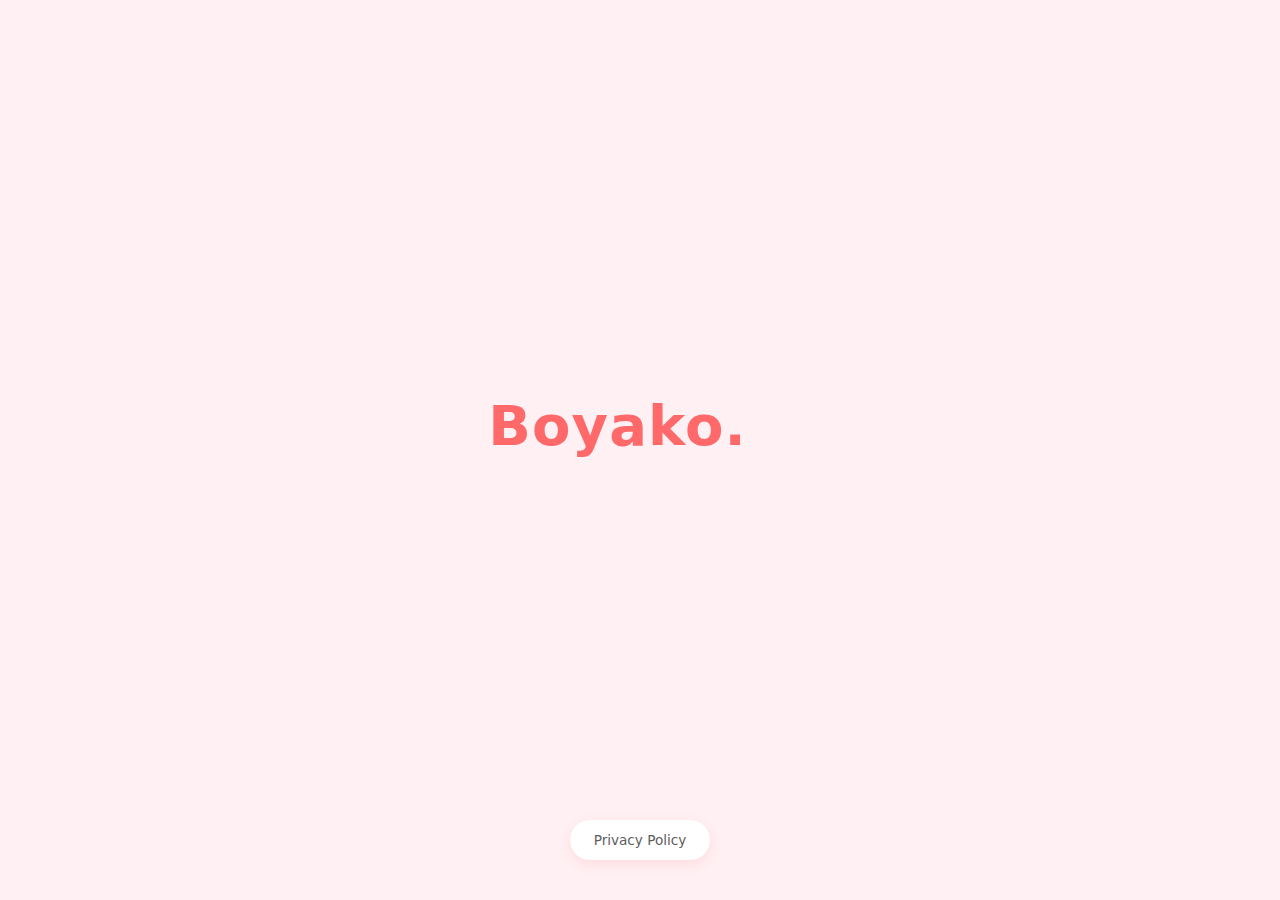
<file: index.html>
<!DOCTYPE html>
<html lang="ja">

<head>
    <meta charset="UTF-8">
    <meta name="viewport" content="width=device-width, initial-scale=1.0, maximum-scale=1.0, user-scalable=no">
    <title>Bossot - Let's Boyako.</title>
    <style>
        :root {
            --bg-color: #FFF0F3;
            --text-color: #5D5D5D;
            --logo-bg: #FFF0F3;
            --logo-shadow: rgba(255, 182, 193, 0.4);
        }

        * {
            margin: 0;
            padding: 0;
            box-sizing: border-box;
            -webkit-tap-highlight-color: transparent;
        }

        body {
            background-color: var(--bg-color);
            font-family: system-ui, -apple-system, BlinkMacSystemFont, "Segoe UI", Roboto, "Helvetica Neue", Arial, sans-serif;
            color: var(--text-color);
            height: 100vh;
            width: 100vw;
            overflow: hidden;
            display: flex;
            flex-direction: column;
            align-items: center;
            justify-content: center;
            /* Enhance text rendering */
            -webkit-font-smoothing: antialiased;
            -moz-osx-font-smoothing: grayscale;
        }

        .main-container {
            display: flex;
            flex-direction: column;
            align-items: center;
            justify-content: center;
            width: 100%;
            padding: 20px;
            /* Ensure it sits nicely in the vertical center */
            flex: 1;
        }

        .hero-text {
            /* Consistent responsive font size */
            font-size: clamp(2.3rem, 6vw, 3.5rem);
            font-weight: bold;
            letter-spacing: 0.02em;
            margin-bottom: 2.5rem;
            color: #FF6969;
            opacity: 1;
            white-space: nowrap;
        }

        .logo-placeholder {
            /* Base size */
            height: 478px;
            width: auto;
            aspect-ratio: 233 / 478;

            /* Responsive constraints */
            max-height: 55vh;
            max-width: 80vw;

            background-color: var(--logo-bg);
            /* Scalable circular corners: 35px/233px ~ 15%, 35px/478px ~ 7.3% */
            border-radius: 15% / 7.3%;
            box-shadow: 0 0 31.5px 6px #FF9494;
            display: flex;
            align-items: center;
            justify-content: center;
            margin-bottom: 2.5rem;
            transition: transform 0.3s ease;
        }

        .logo-placeholder:hover {
            transform: scale(1.02);
        }

        .logo-icon {
            width: 70%;
            height: auto;
            object-fit: contain;
            /* fill: #FFB7C5; - Removed as we are using an img tag now */
        }

        .sub-text {
            /* Consistent responsive font size */
            font-size: clamp(2.3rem, 6vw, 3.5rem);
            font-weight: bold;
            letter-spacing: 0.02em;
            color: #FF6969;
            opacity: 1;
            margin-bottom: 1rem;
            white-space: nowrap;
        }

        /* Space for future App Store button - visual spacer */
        .app-store-spacer {
            height: 50px;
            width: 100%;
            display: flex;
            justify-content: center;
            align-items: center;
            /* Temporary visual cue or just empty space */
            /* border: 1px dashed rgba(0,0,0,0.1); */
            /* border-radius: 8px; */
            /* width: 140px; */
        }

        .privacy-link {
            position: absolute;
            bottom: 40px;
            /* More space from bottom */
            font-size: 0.85rem;
            text-decoration: none;
            color: #5D5D5D;

            /* Capsule Button Style */
            background-color: #FFFFFF;
            padding: 12px 24px;
            border-radius: 50px;
            box-shadow: 0 4px 12px rgba(255, 105, 105, 0.15);
            font-weight: 500;

            transition: all 0.2s ease;
        }

        .privacy-link:active {
            transform: scale(0.96);
            box-shadow: 0 2px 6px rgba(255, 105, 105, 0.1);
        }

        @media (max-width: 380px) {
            .hero-text {
                font-size: 1.7rem;
                margin-bottom: 2rem;
            }

            .sub-text {
                font-size: 1.3rem;
            }
        }

        /* Animation Initial States */
        body.loading .hero-text {
            opacity: 0;
            transform: translateY(20px);
        }

        body.loading .sub-text {
            opacity: 0;
            transform: translateY(-20px);
        }

        body.loading .logo-placeholder {
            max-height: 0;
            margin-bottom: 0;
            opacity: 0;
            /* Ensure it collapses fully */
            overflow: hidden;
        }

        body.loading .logo-icon {
            opacity: 0;
            transform: scale(0.9);
        }

        /* Transitions */
        .hero-text,
        .sub-text {
            transition: opacity 0.8s ease, transform 0.8s ease;
        }

        .logo-placeholder {
            /* Transition for expanding space - Slowed down to 2.0s */
            transition: max-height 2.0s cubic-bezier(0.2, 0.8, 0.2, 1),
                margin-bottom 2.0s cubic-bezier(0.2, 0.8, 0.2, 1),
                opacity 0.8s ease;
        }

        .logo-icon {
            transition: opacity 0.8s ease, transform 0.8s ease;
        }

        /* Specific phases classes could be used, or just style manipulation via JS */
    </style>
</head>

<body class="loading">

    <div class="main-container">
        <div class="hero-text">Boyako<span class="dot">.</span><span class="dot">.</span><span class="dot">.</span>
        </div>

        <div class="logo-placeholder">
            <!-- Logo Image -->
            <img src="logo.svg" alt="Bossot Logo" class="logo-icon">
        </div>

        <div class="sub-text">And save.</div>

        <div class="app-store-spacer">
            <!-- Reserved for App Store Button -->
        </div>
    </div>

    <a href="privacy.html" class="privacy-link">Privacy Policy</a>

    <script>
        window.addEventListener('load', () => {
            const body = document.body;
            const heroText = document.querySelector('.hero-text');
            const dots = document.querySelectorAll('.dot');
            const subText = document.querySelector('.sub-text');
            const placeholder = document.querySelector('.logo-placeholder');
            const logoIcon = document.querySelector('.logo-icon');

            // Setup Initial State for Center Animation
            // Hide subText and remove margin from hero to center hero perfectly
            subText.style.display = 'none';
            heroText.style.marginBottom = '0';

            // Initial opacity for dots
            dots.forEach(dot => dot.style.opacity = '0');

            // Sequence

            // 1. Appear Boyako (0s)
            setTimeout(() => {
                heroText.style.opacity = '1';
                heroText.style.transform = 'translateY(0)';
            }, 100);

            // 1a. Dots appear sequentially (Start 0.6s)
            dots.forEach((dot, index) => {
                setTimeout(() => {
                    dot.style.transition = 'opacity 0.4s ease';
                    dot.style.opacity = '1';
                }, 600 + (index * 400));
            });

            // 2. Appear And save + Move Boyako Up (2.2s)
            setTimeout(() => {
                // FLIP Animation for Hero Text
                const startRect = heroText.getBoundingClientRect();

                // Change Layout
                subText.style.display = 'block'; // Make it take space
                heroText.style.marginBottom = '2.5rem'; // Restore margin

                // Force layout update to calculate new position
                const endRect = heroText.getBoundingClientRect();
                const dy = startRect.top - endRect.top;

                // Invert: interactively move back to start position
                heroText.style.transition = 'none';
                heroText.style.transform = `translateY(${dy}px)`;

                // Play: Animate simple transition to 0
                // We need a requestAnimationFrame or slight timeout to allow the browser to register the 'none' transition
                requestAnimationFrame(() => {
                    requestAnimationFrame(() => {
                        heroText.style.transition = 'transform 1.0s cubic-bezier(0.2, 0.8, 0.2, 1), opacity 0.8s ease';
                        heroText.style.transform = 'translateY(0)';
                    });
                });

                // Show Sub Text
                // Give it a slight delay so it appears as Boyako moves up
                setTimeout(() => {
                    subText.style.opacity = '1';
                    subText.style.transform = 'translateY(0)';
                }, 100);

            }, 2200);

            // 3. Move Apart (Expand Placeholder) (3.8s)
            // Wait for Boyako to settle (2.2 + 1.0 = 3.2), then pause briefly
            setTimeout(() => {
                placeholder.style.maxHeight = '65vh';
                placeholder.style.marginBottom = '2.5rem';
            }, 3800);

            // 4. Show Placeholder (5.8s)
            setTimeout(() => {
                placeholder.style.opacity = '1';
            }, 5800);

            // 5. Show Logo (6.4s)
            setTimeout(() => {
                logoIcon.style.opacity = '1';
                logoIcon.style.transform = 'scale(1)';
            }, 6400);
        });
    </script>
</body>

</html>
</file>
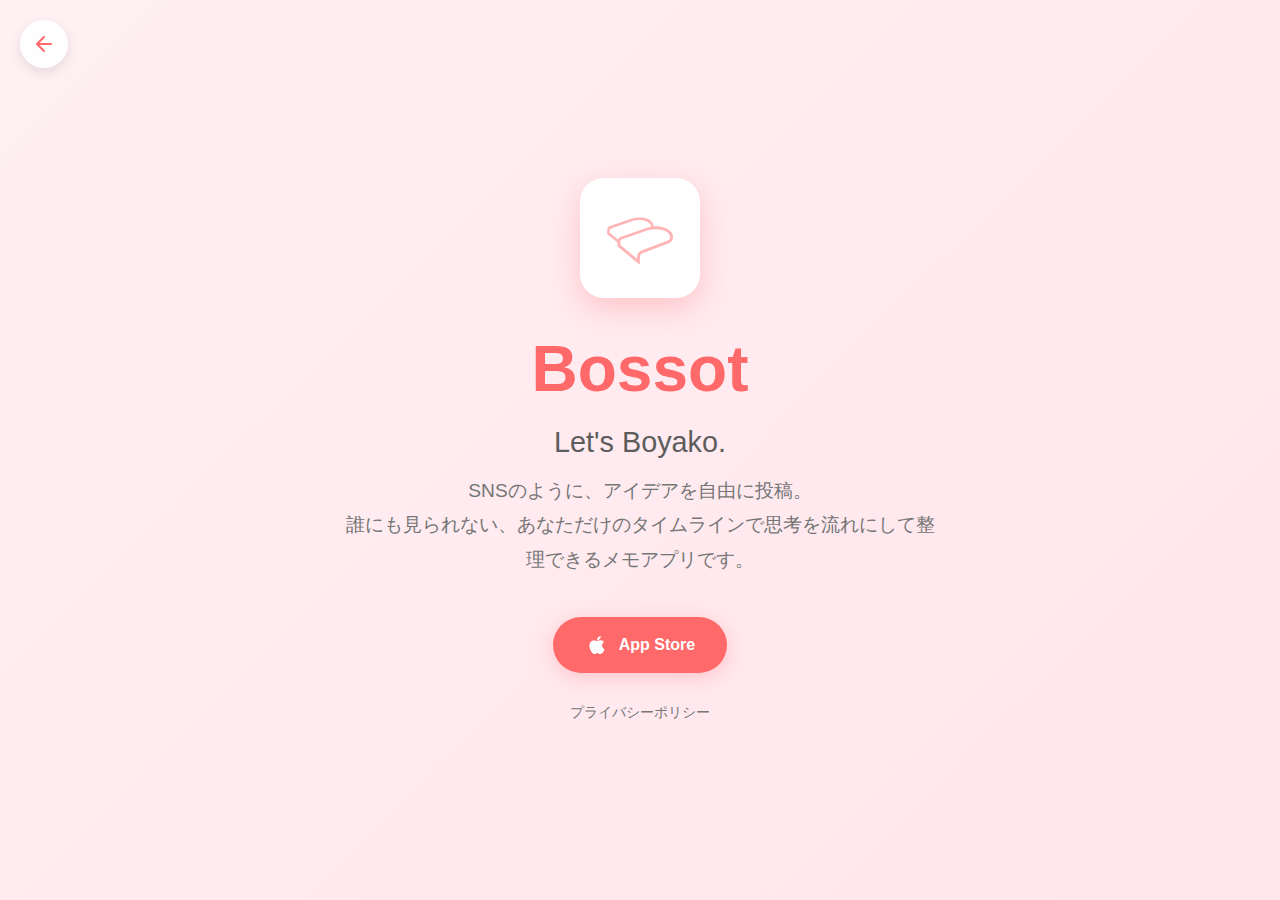
<file: bossot.html>
<!DOCTYPE html>
<html lang="ja">

<head>
    <meta charset="UTF-8">
    <meta name="viewport" content="width=device-width, initial-scale=1.0">
    <meta name="description" content="Bossot - 愚痴を録音して、振り返って、ストレスを整理。">
    <title>Bossot - Let's Boyako</title>
    <style>
        :root {
            --bossot-pink: #FF6969;
            --bossot-pink-dark: #FF4757;
            --bossot-bg: #FFF0F3;
            --text-dark: #5D5D5D;
            --text-gray: #757575;
        }

        * {
            margin: 0;
            padding: 0;
            box-sizing: border-box;
        }

        body {
            font-family: -apple-system, BlinkMacSystemFont, 'Segoe UI', Roboto, 'Helvetica Neue', Arial, sans-serif;
            color: var(--text-dark);
            background: linear-gradient(135deg, #FFF0F3 0%, #FFE5EC 100%);
            height: 100vh;
            width: 100vw;
            overflow: hidden;
            display: flex;
            flex-direction: column;
            align-items: center;
            justify-content: center;
            padding: 20px;
            -webkit-font-smoothing: antialiased;
            -moz-osx-font-smoothing: grayscale;
        }

        .container {
            text-align: center;
            max-width: 600px;
            animation: fadeIn 0.8s ease;
        }

        .app-icon {
            width: 120px;
            height: 120px;
            margin: 0 auto 30px;
            background-color: #FFFFFF;
            padding: 15px;
            border-radius: 24px;
            box-shadow: 0 10px 30px rgba(255, 105, 105, 0.3);
        }

        h1 {
            font-size: clamp(2.5rem, 8vw, 4rem);
            font-weight: 700;
            color: var(--bossot-pink);
            margin-bottom: 20px;
        }

        .tagline {
            font-size: clamp(1.2rem, 4vw, 1.8rem);
            font-weight: 500;
            color: var(--text-dark);
            margin-bottom: 15px;
        }

        .description {
            font-size: clamp(1rem, 3vw, 1.2rem);
            color: var(--text-gray);
            line-height: 1.8;
            margin-bottom: 40px;
        }

        .download-buttons {
            display: flex;
            gap: 20px;
            justify-content: center;
            flex-wrap: wrap;
            margin-bottom: 30px;
        }

        .btn-download {
            display: inline-flex;
            align-items: center;
            gap: 10px;
            padding: 16px 32px;
            background-color: var(--bossot-pink);
            color: white;
            text-decoration: none;
            border-radius: 50px;
            font-weight: 600;
            font-size: 1rem;
            transition: all 0.3s ease;
            box-shadow: 0 4px 20px rgba(255, 105, 105, 0.3);
        }

        .btn-download:hover {
            background-color: var(--bossot-pink-dark);
            transform: translateY(-2px);
            box-shadow: 0 6px 30px rgba(255, 105, 105, 0.4);
        }

        .back-button {
            position: fixed;
            top: 20px;
            left: 20px;
            width: 48px;
            height: 48px;
            background-color: rgba(255, 255, 255, 0.9);
            border-radius: 50%;
            display: flex;
            align-items: center;
            justify-content: center;
            text-decoration: none;
            color: var(--bossot-pink);
            box-shadow: 0 4px 12px rgba(0, 0, 0, 0.1);
            transition: all 0.3s ease;
            z-index: 100;
        }

        .back-button:hover {
            background-color: rgba(255, 255, 255, 1);
            transform: scale(1.1);
            box-shadow: 0 6px 20px rgba(0, 0, 0, 0.15);
        }

        .back-button svg {
            width: 24px;
            height: 24px;
        }

        .footer-links {
            display: flex;
            gap: 20px;
            justify-content: center;
            font-size: 0.9rem;
        }

        .footer-link {
            color: var(--text-gray);
            text-decoration: none;
            transition: color 0.3s ease;
        }

        .footer-link:hover {
            color: var(--bossot-pink);
        }

        @keyframes fadeIn {
            from {
                opacity: 0;
                transform: translateY(20px);
            }

            to {
                opacity: 1;
                transform: translateY(0);
            }
        }

        @media (max-width: 480px) {
            .download-buttons {
                flex-direction: column;
                width: 100%;
                max-width: 300px;
                margin: 0 auto 30px;
            }

            .btn-download {
                width: 100%;
                justify-content: center;
            }
        }
    </style>
</head>

<body>
    <!-- Back Arrow -->
    <a href="index.html" class="back-button" aria-label="ポートフォリオに戻る">
        <svg viewBox="0 0 24 24" fill="none" stroke="currentColor" stroke-width="2" stroke-linecap="round"
            stroke-linejoin="round">
            <path d="M19 12H5M12 19l-7-7 7-7" />
        </svg>
    </a>

    <div class="container">
        <img src="logo.svg" alt="Bossot Logo" class="app-icon">
        <h1>Bossot</h1>
        <p class="tagline">Let's Boyako.</p>
        <p class="description">
            SNSのように、アイデアを自由に投稿。<br>
            誰にも見られない、あなただけのタイムラインで思考を流れにして整理できるメモアプリです。
        </p>

        <div class="download-buttons">
            <a href="https://apps.apple.com/" class="btn-download" target="_blank" rel="noopener">
                <svg width="24" height="24" viewBox="0 0 24 24" fill="currentColor">
                    <path
                        d="M17.05 20.28c-.98.95-2.05.8-3.08.35-1.09-.46-2.09-.48-3.24 0-1.44.62-2.2.44-3.06-.35C2.79 15.25 3.51 7.59 9.05 7.31c1.35.07 2.29.74 3.08.8 1.18-.24 2.31-.93 3.57-.84 1.51.12 2.65.72 3.4 1.8-3.12 1.87-2.38 5.98.48 7.13-.57 1.5-1.31 2.99-2.54 4.09l.01-.01zM12.03 7.25c-.15-2.23 1.66-4.07 3.74-4.25.29 2.58-2.34 4.5-3.74 4.25z" />
                </svg>
                App Store
            </a>
        </div>

        <div class="footer-links">
            <a href="privacy.html" class="footer-link">プライバシーポリシー</a>
        </div>
    </div>
</body>

</html>
</file>
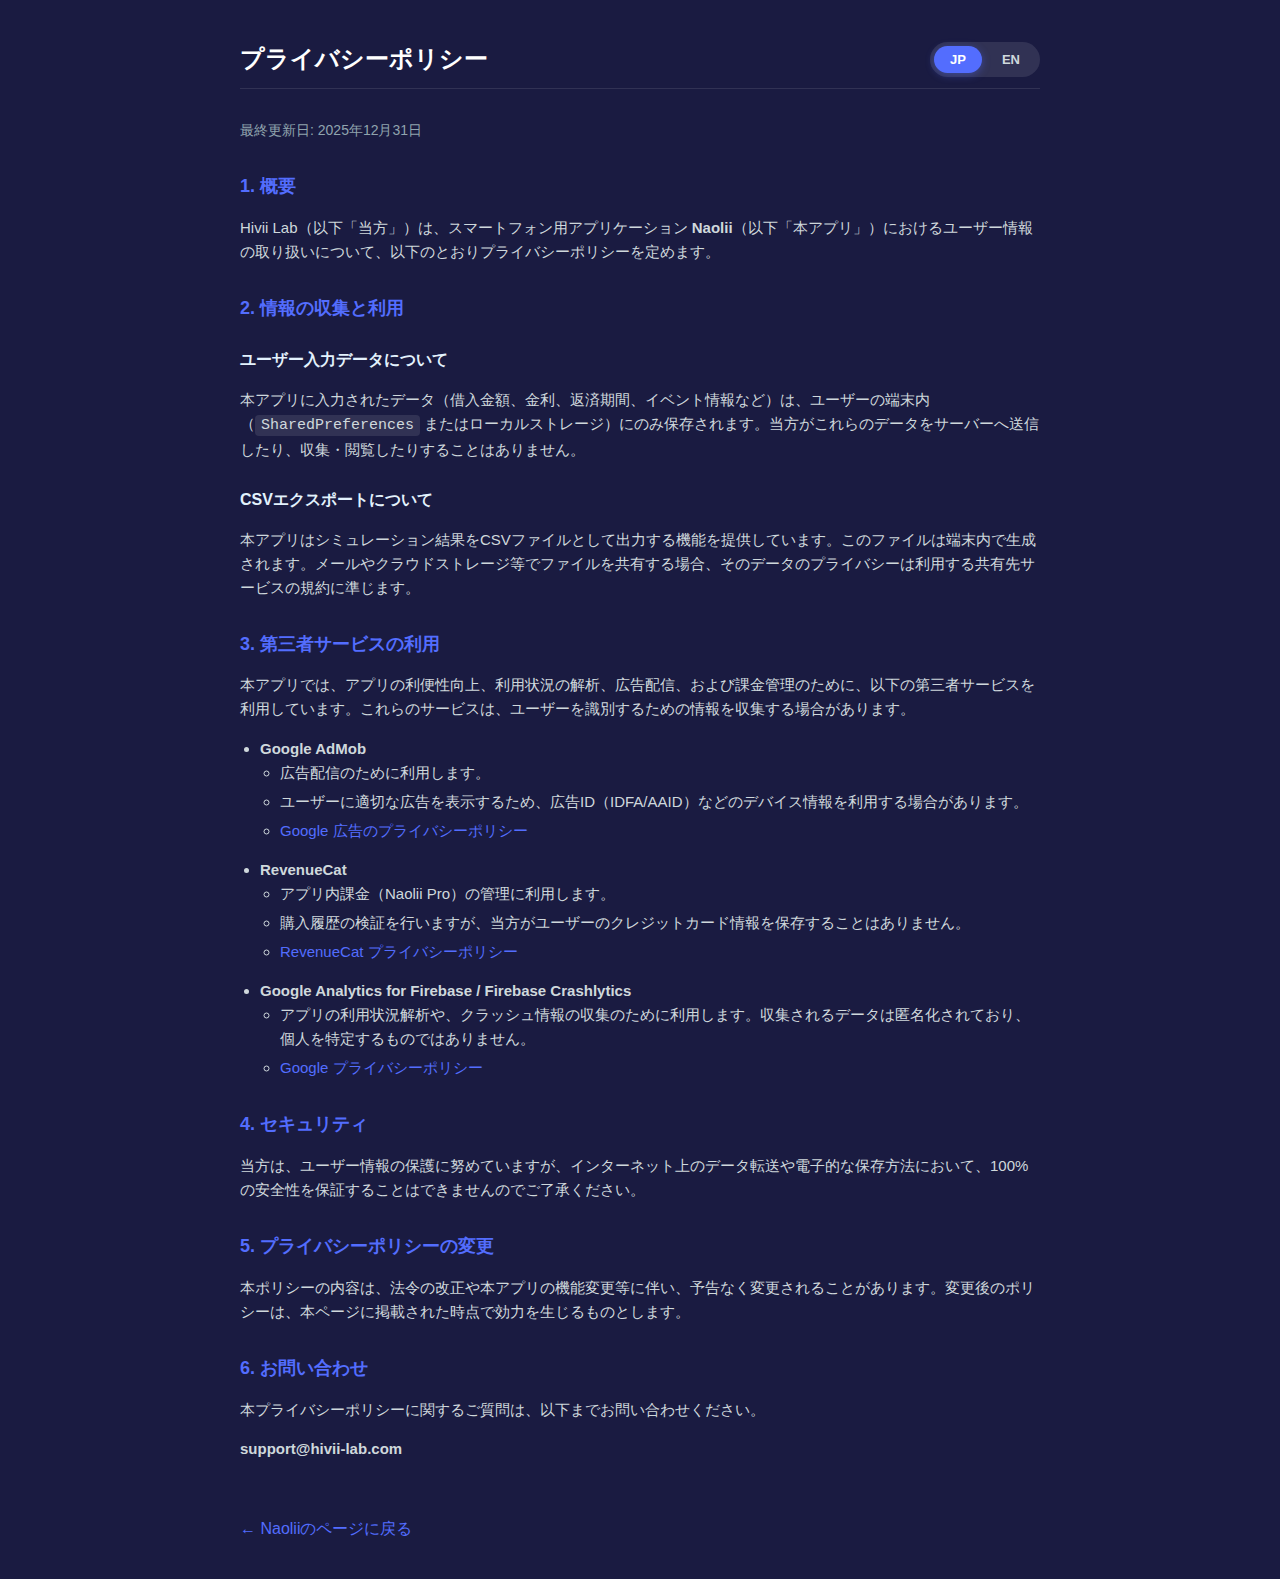
<file: naolii-privacy.html>
<!DOCTYPE html>
<html lang="ja">

<head>
    <meta charset="UTF-8">
    <meta name="viewport" content="width=device-width, initial-scale=1.0">
    <title>Privacy Policy - Naolii</title>
    <style>
        :root {
            --naolii-bg: #1A1B41;
            --naolii-accent: #536DFE;
            --text-white: #FFFFFF;
            --text-gray: #CFD8DC;
        }

        body {
            font-family: -apple-system, BlinkMacSystemFont, "Segoe UI", Roboto, Helvetica, Arial, sans-serif;
            line-height: 1.6;
            margin: 0;
            padding: 0;
            color: var(--text-white);
            background-color: var(--naolii-bg);
            transition: background-color 0.3s;
        }

        .container {
            max-width: 800px;
            margin: 0 auto;
            padding: 40px 20px;
        }

        .header-row {
            display: flex;
            justify-content: space-between;
            align-items: center;
            margin-bottom: 30px;
            border-bottom: 1px solid rgba(255, 255, 255, 0.1);
            padding-bottom: 10px;
        }

        h1 {
            font-size: 24px;
            margin: 0;
            border: none;
            padding: 0;
        }

        h2 {
            font-size: 18px;
            margin-top: 30px;
            margin-bottom: 15px;
            font-weight: 600;
            color: var(--naolii-accent);
        }

        h3 {
            font-size: 16px;
            margin-top: 25px;
            margin-bottom: 10px;
            font-weight: 600;
            color: #E3F2FD;
        }

        p {
            margin-bottom: 15px;
            font-size: 15px;
            color: var(--text-gray);
        }

        ul {
            margin-bottom: 15px;
            padding-left: 20px;
            color: var(--text-gray);
        }

        li {
            margin-bottom: 5px;
            font-size: 15px;
        }

        a {
            color: var(--naolii-accent);
            text-decoration: none;
        }

        a:hover {
            text-decoration: underline;
            color: #8C9EFF;
        }

        .note {
            font-size: 14px;
            color: #90A4AE;
            margin-bottom: 20px;
        }

        .footer-link {
            margin-top: 40px;
            display: inline-block;
            color: var(--naolii-accent);
            text-decoration: none;
            font-weight: 500;
        }

        .toggle-container {
            display: flex;
            background: rgba(255, 255, 255, 0.1);
            border-radius: 20px;
            padding: 4px;
            gap: 4px;
        }

        .toggle-btn {
            border: none;
            background: none;
            padding: 6px 16px;
            border-radius: 16px;
            font-size: 13px;
            font-weight: 600;
            cursor: pointer;
            color: var(--text-gray);
            transition: all 0.2s;
        }

        .toggle-btn:hover {
            color: white;
        }

        .toggle-btn.active {
            background-color: var(--naolii-accent);
            color: #FFFFFF;
            box-shadow: 0 2px 8px rgba(83, 109, 254, 0.4);
        }

        code {
            background-color: rgba(255, 255, 255, 0.1);
            padding: 2px 6px;
            border-radius: 4px;
            font-family: monospace;
        }

        .hidden {
            display: none;
        }
    </style>
</head>

<body>
    <div class="container">
        <div class="header-row">
            <h1 id="page-title">プライバシーポリシー</h1>

            <div class="toggle-container">
                <button class="toggle-btn active" onclick="setLang('jp')">JP</button>
                <button class="toggle-btn" onclick="setLang('en')">EN</button>
            </div>
        </div>

        <!-- Japanese Content -->
        <div id="content-jp">
            <p class="note">最終更新日: 2025年12月31日</p>

            <h2>1. 概要</h2>
            <p>Hivii Lab（以下「当方」）は、スマートフォン用アプリケーション
                <strong>Naolii</strong>（以下「本アプリ」）におけるユーザー情報の取り扱いについて、以下のとおりプライバシーポリシーを定めます。</p>

            <h2>2. 情報の収集と利用</h2>
            <h3>ユーザー入力データについて</h3>
            <p>本アプリに入力されたデータ（借入金額、金利、返済期間、イベント情報など）は、ユーザーの端末内（<code>SharedPreferences</code>
                またはローカルストレージ）にのみ保存されます。当方がこれらのデータをサーバーへ送信したり、収集・閲覧したりすることはありません。</p>

            <h3>CSVエクスポートについて</h3>
            <p>本アプリはシミュレーション結果をCSVファイルとして出力する機能を提供しています。このファイルは端末内で生成されます。メールやクラウドストレージ等でファイルを共有する場合、そのデータのプライバシーは利用する共有先サービスの規約に準じます。
            </p>

            <h2>3. 第三者サービスの利用</h2>
            <p>本アプリでは、アプリの利便性向上、利用状況の解析、広告配信、および課金管理のために、以下の第三者サービスを利用しています。これらのサービスは、ユーザーを識別するための情報を収集する場合があります。</p>

            <ul>
                <li><strong>Google AdMob</strong>
                    <ul>
                        <li>広告配信のために利用します。</li>
                        <li>ユーザーに適切な広告を表示するため、広告ID（IDFA/AAID）などのデバイス情報を利用する場合があります。</li>
                        <li><a href="https://policies.google.com/technologies/ads?hl=ja" target="_blank"
                                rel="noopener">Google 広告のプライバシーポリシー</a></li>
                    </ul>
                </li>
                <li><strong>RevenueCat</strong>
                    <ul>
                        <li>アプリ内課金（Naolii Pro）の管理に利用します。</li>
                        <li>購入履歴の検証を行いますが、当方がユーザーのクレジットカード情報を保存することはありません。</li>
                        <li><a href="https://www.revenuecat.com/privacy" target="_blank" rel="noopener">RevenueCat
                                プライバシーポリシー</a></li>
                    </ul>
                </li>
                <li><strong>Google Analytics for Firebase / Firebase Crashlytics</strong>
                    <ul>
                        <li>アプリの利用状況解析や、クラッシュ情報の収集のために利用します。収集されるデータは匿名化されており、個人を特定するものではありません。</li>
                        <li><a href="https://policies.google.com/privacy?hl=ja" target="_blank" rel="noopener">Google
                                プライバシーポリシー</a></li>
                    </ul>
                </li>
            </ul>

            <h2>4. セキュリティ</h2>
            <p>当方は、ユーザー情報の保護に努めていますが、インターネット上のデータ転送や電子的な保存方法において、100%の安全性を保証することはできませんのでご了承ください。</p>

            <h2>5. プライバシーポリシーの変更</h2>
            <p>本ポリシーの内容は、法令の改正や本アプリの機能変更等に伴い、予告なく変更されることがあります。変更後のポリシーは、本ページに掲載された時点で効力を生じるものとします。</p>

            <h2>6. お問い合わせ</h2>
            <p>本プライバシーポリシーに関するご質問は、以下までお問い合わせください。</p>
            <p><strong>support@hivii-lab.com</strong></p>

            <a href="naolii.html" class="footer-link">← Naoliiのページに戻る</a>
        </div>

        <!-- English Content -->
        <div id="content-en" class="hidden">
            <p class="note">Last updated: December 31, 2025</p>

            <h2>1. Overview</h2>
            <p>Hivii Lab ("we", "our", or "us") respects the privacy of our users ("user" or "you"). This Privacy Policy
                explains how we collect, use, disclose, and safeguard your information when you use our mobile
                application <strong>Naolii</strong> (the "Application").</p>

            <h2>2. Information Collection and Use</h2>
            <h3>User Input Data</h3>
            <p>Any data you input into the Application (such as loan amounts, interest rates, repayment periods, and
                event details) is stored locally on your device using <code>SharedPreferences</code> or local file
                storage. We do not upload, store, or process your financial data on our servers.</p>

            <h3>CSV Export</h3>
            <p>The Application provides a feature to export simulation results as CSV files. These files are generated
                locally. When you share these files via email or cloud storage, the privacy of that data depends on the
                third-party service you choose to use.</p>

            <h2>3. Third-Party Services</h2>
            <p>We use third-party services that may collect information used to identify you or your device to improve
                app performance, analyze usage, manage subscriptions, and serve advertisements.</p>
            <p>We use the following services:</p>

            <ul>
                <li><strong>Google AdMob</strong>
                    <ul>
                        <li>Used for displaying advertisements.</li>
                        <li>Google may use the advertising ID (IDFA/AAID) to provide personalized ads.</li>
                        <li><a href="https://policies.google.com/technologies/ads" target="_blank" rel="noopener">Google
                                AdMob Privacy Policy</a></li>
                    </ul>
                </li>
                <li><strong>RevenueCat</strong>
                    <ul>
                        <li>Used for managing in-app purchases and subscriptions (Naolii Pro).</li>
                        <li>They handle purchase transactions securely. We do not store your credit card information.
                        </li>
                        <li><a href="https://www.revenuecat.com/privacy" target="_blank" rel="noopener">RevenueCat
                                Privacy Policy</a></li>
                    </ul>
                </li>
                <li><strong>Google Analytics for Firebase / Firebase Crashlytics</strong>
                    <ul>
                        <li>Used to collect anonymous usage data and crash reports to improve the stability of the app.
                        </li>
                        <li><a href="https://policies.google.com/privacy" target="_blank" rel="noopener">Google Privacy
                                Policy</a></li>
                    </ul>
                </li>
            </ul>

            <h2>4. Security</h2>
            <p>We value your trust in providing us your Personal Information, thus we are striving to use commercially
                acceptable means of protecting it. But remember that no method of transmission over the internet, or
                method of electronic storage is 100% secure and reliable, and we cannot guarantee its absolute security.
            </p>

            <h2>5. Changes to This Privacy Policy</h2>
            <p>We may update our Privacy Policy from time to time. Thus, you are advised to review this page
                periodically for any changes. We will notify you of any changes by posting the new Privacy Policy on
                this page.</p>

            <h2>6. Contact Us</h2>
            <p>If you have any questions or suggestions about our Privacy Policy, do not hesitate to contact us at:</p>
            <p><strong>support@hivii-lab.com</strong></p>

            <a href="naolii.html" class="footer-link">← Back to Naolii Page</a>
        </div>

    </div>

    <script>
        function setLang(lang) {
            const jpContent = document.getElementById('content-jp');
            const enContent = document.getElementById('content-en');
            const pageTitle = document.getElementById('page-title');
            const btns = document.querySelectorAll('.toggle-btn');

            // Toggle active class on buttons
            btns.forEach(btn => {
                btn.classList.remove('active');
                if (btn.textContent.toLowerCase() === lang) {
                    btn.classList.add('active');
                }
            });

            if (lang === 'jp') {
                jpContent.classList.remove('hidden');
                enContent.classList.add('hidden');
                pageTitle.textContent = 'プライバシーポリシー';
                document.documentElement.lang = 'ja';
            } else {
                jpContent.classList.add('hidden');
                enContent.classList.remove('hidden');
                pageTitle.textContent = 'Privacy Policy';
                document.documentElement.lang = 'en';
            }
        }
    </script>
</body>

</html>
</file>
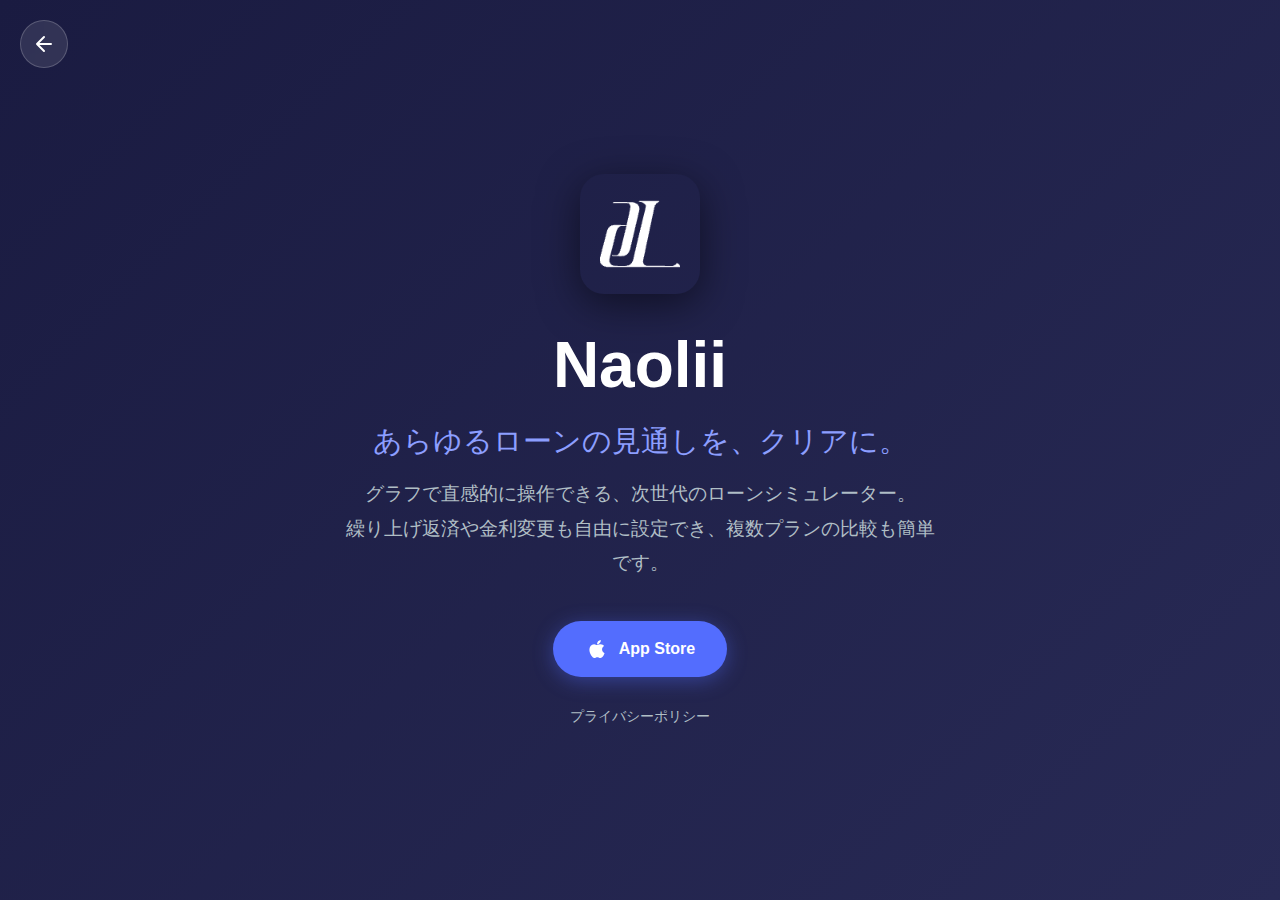
<file: naolii.html>
<!DOCTYPE html>
<html lang="ja">

<head>
    <meta charset="UTF-8">
    <meta name="viewport" content="width=device-width, initial-scale=1.0">
    <meta name="description" content="Naolii - グラフで操作する次世代ローンシミュレーター">
    <title>Naolii - ローンシミュレーター</title>
    <style>
        :root {
            --naolii-bg-dark: #1A1B41;
            --naolii-bg-card: #282A55;
            --naolii-accent: #536DFE;
            --naolii-accent-light: #8C9EFF;
            --text-white: #FFFFFF;
            --text-gray: #B0BEC5;
        }

        * {
            margin: 0;
            padding: 0;
            box-sizing: border-box;
        }

        body {
            font-family: -apple-system, BlinkMacSystemFont, 'Segoe UI', Roboto, 'Helvetica Neue', Arial, sans-serif;
            color: var(--text-white);
            background: linear-gradient(135deg, #1A1B41 0%, #282A55 100%);
            height: 100vh;
            width: 100vw;
            overflow: hidden;
            display: flex;
            flex-direction: column;
            align-items: center;
            justify-content: center;
            padding: 20px;
            -webkit-font-smoothing: antialiased;
            -moz-osx-font-smoothing: grayscale;
        }

        .container {
            text-align: center;
            max-width: 600px;
            animation: fadeIn 0.8s ease;
        }

        .app-icon {
            width: 120px;
            height: 120px;
            margin: 0 auto 30px;
            border-radius: 24px;
            box-shadow: 0 10px 40px rgba(0, 0, 0, 0.5);
            /* Darker shadow */
        }

        h1 {
            font-size: clamp(2.5rem, 8vw, 4rem);
            font-weight: 700;
            color: var(--text-white);
            margin-bottom: 20px;
        }

        .tagline {
            font-size: clamp(1.2rem, 4vw, 1.8rem);
            font-weight: 500;
            color: var(--naolii-accent-light);
            margin-bottom: 15px;
        }

        .description {
            font-size: clamp(1rem, 3vw, 1.2rem);
            color: var(--text-gray);
            line-height: 1.8;
            margin-bottom: 40px;
        }

        .download-buttons {
            display: flex;
            gap: 20px;
            justify-content: center;
            flex-wrap: wrap;
            margin-bottom: 30px;
        }

        .btn-download {
            display: inline-flex;
            align-items: center;
            gap: 10px;
            padding: 16px 32px;
            background-color: var(--naolii-accent);
            color: white;
            text-decoration: none;
            border-radius: 50px;
            font-weight: 600;
            font-size: 1rem;
            transition: all 0.3s ease;
            box-shadow: 0 4px 20px rgba(83, 109, 254, 0.4);
        }

        .btn-download:hover {
            background-color: var(--naolii-accent-light);
            transform: translateY(-2px);
            box-shadow: 0 6px 30px rgba(83, 109, 254, 0.6);
        }

        .back-button {
            position: fixed;
            top: 20px;
            left: 20px;
            width: 48px;
            height: 48px;
            background-color: rgba(255, 255, 255, 0.1);
            backdrop-filter: blur(10px);
            border-radius: 50%;
            display: flex;
            align-items: center;
            justify-content: center;
            text-decoration: none;
            color: var(--text-white);
            border: 1px solid rgba(255, 255, 255, 0.2);
            transition: all 0.3s ease;
            z-index: 100;
        }

        .back-button:hover {
            background-color: rgba(255, 255, 255, 0.2);
            transform: scale(1.1);
        }

        .back-button svg {
            width: 24px;
            height: 24px;
        }

        .footer-links {
            display: flex;
            gap: 20px;
            justify-content: center;
            font-size: 0.9rem;
        }

        .footer-link {
            color: var(--text-gray);
            text-decoration: none;
            transition: color 0.3s ease;
        }

        .footer-link:hover {
            color: var(--naolii-accent-light);
        }

        @keyframes fadeIn {
            from {
                opacity: 0;
                transform: translateY(20px);
            }

            to {
                opacity: 1;
                transform: translateY(0);
            }
        }

        @media (max-width: 480px) {
            .download-buttons {
                flex-direction: column;
                width: 100%;
                max-width: 300px;
                margin: 0 auto 30px;
            }

            .btn-download {
                width: 100%;
                justify-content: center;
            }
        }
    </style>
</head>

<body>
    <!-- Back Arrow -->
    <a href="index.html" class="back-button" aria-label="ポートフォリオに戻る">
        <svg viewBox="0 0 24 24" fill="none" stroke="currentColor" stroke-width="2" stroke-linecap="round"
            stroke-linejoin="round">
            <path d="M19 12H5M12 19l-7-7 7-7" />
        </svg>
    </a>

    <div class="container">
        <img src="assets/images/naolii_hero.png" alt="Naolii App Icon" class="app-icon">
        <h1>Naolii</h1>
        <p class="tagline">あらゆるローンの見通しを、クリアに。</p>
        <p class="description">
            グラフで直感的に操作できる、次世代のローンシミュレーター。<br>
            繰り上げ返済や金利変更も自由に設定でき、複数プランの比較も簡単です。
        </p>

        <div class="download-buttons">
            <a href="https://apps.apple.com/" class="btn-download" target="_blank" rel="noopener">
                <svg width="24" height="24" viewBox="0 0 24 24" fill="currentColor">
                    <path
                        d="M17.05 20.28c-.98.95-2.05.8-3.08.35-1.09-.46-2.09-.48-3.24 0-1.44.62-2.2.44-3.06-.35C2.79 15.25 3.51 7.59 9.05 7.31c1.35.07 2.29.74 3.08.8 1.18-.24 2.31-.93 3.57-.84 1.51.12 2.65.72 3.4 1.8-3.12 1.87-2.38 5.98.48 7.13-.57 1.5-1.31 2.99-2.54 4.09l.01-.01zM12.03 7.25c-.15-2.23 1.66-4.07 3.74-4.25.29 2.58-2.34 4.5-3.74 4.25z" />
                </svg>
                App Store
            </a>
        </div>

        <div class="footer-links">
            <a href="naolii-privacy.html" class="footer-link">プライバシーポリシー</a>
        </div>
    </div>
</body>

</html>
</file>
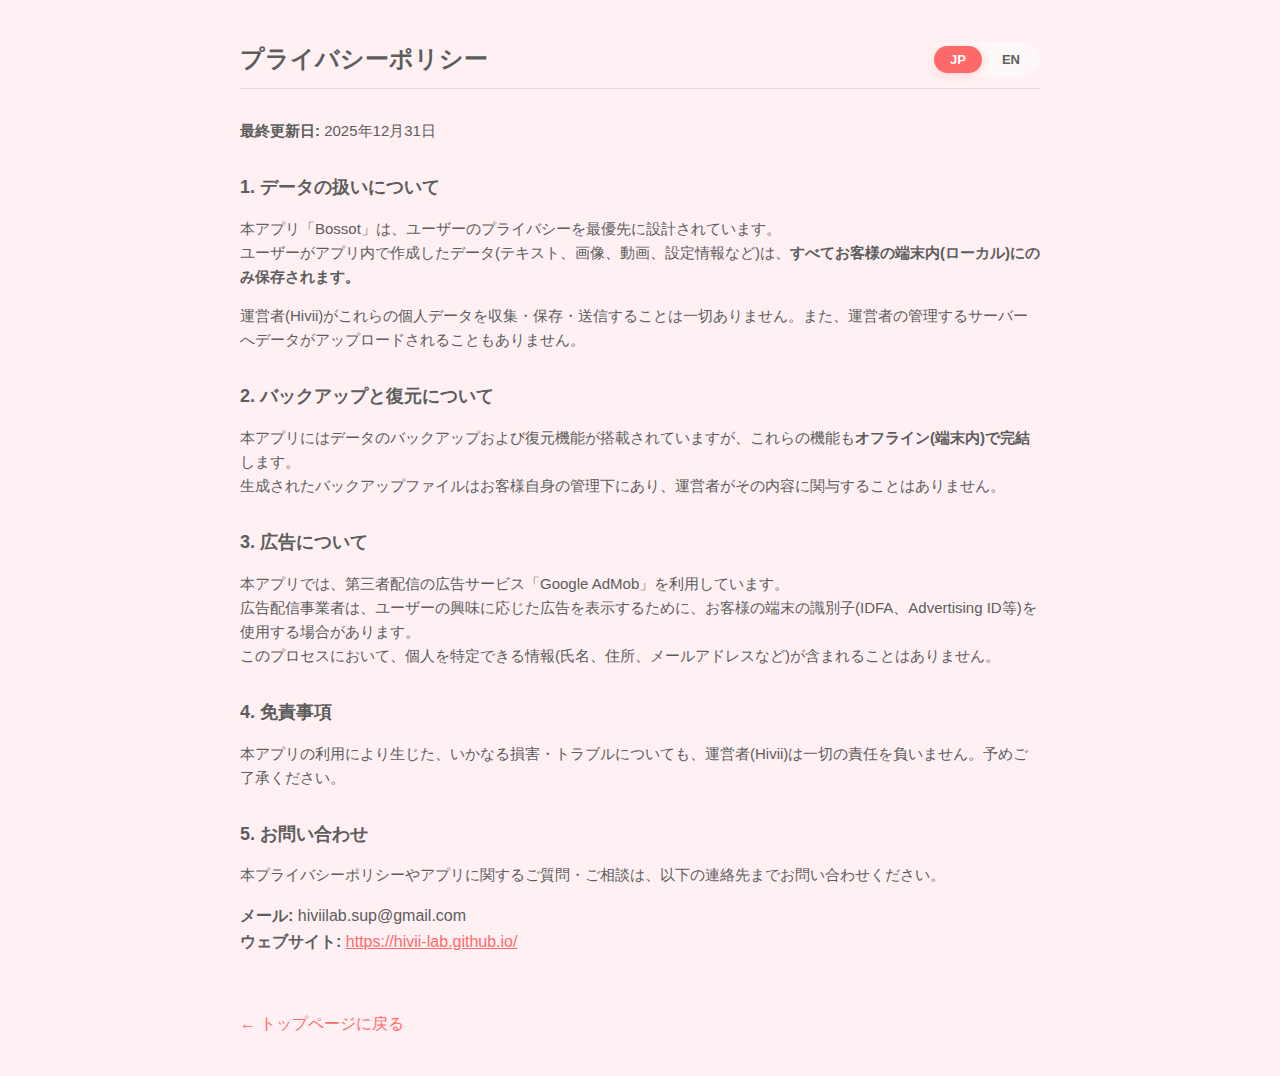
<file: privacy.html>
<!DOCTYPE html>
<html lang="ja">

<head>
    <meta charset="UTF-8">
    <meta name="viewport" content="width=device-width, initial-scale=1.0">
    <title>Privacy Policy - Bossot</title>
    <style>
        body {
            font-family: -apple-system, BlinkMacSystemFont, "Segoe UI", Roboto, Helvetica, Arial, sans-serif;
            line-height: 1.6;
            margin: 0;
            padding: 0;
            color: #5D5D5D;
            background-color: #FFF0F3;
            transition: background-color 0.3s;
        }

        .container {
            max-width: 800px;
            margin: 0 auto;
            padding: 40px 20px;
        }

        .header-row {
            display: flex;
            justify-content: space-between;
            align-items: center;
            margin-bottom: 30px;
            border-bottom: 1px solid rgba(0, 0, 0, 0.1);
            padding-bottom: 10px;
        }

        h1 {
            font-size: 24px;
            margin: 0;
            border: none;
            padding: 0;
        }

        h2 {
            font-size: 18px;
            margin-top: 30px;
            margin-bottom: 15px;
            font-weight: 600;
        }

        p {
            margin-bottom: 15px;
            font-size: 15px;
        }

        .footer-link {
            margin-top: 40px;
            display: inline-block;
            color: #FF6969;
            text-decoration: none;
            font-weight: 500;
        }

        /* Toggle Switch */
        .toggle-container {
            display: flex;
            background: rgba(255, 255, 255, 0.5);
            border-radius: 20px;
            padding: 4px;
            gap: 4px;
        }

        .toggle-btn {
            border: none;
            background: none;
            padding: 6px 16px;
            border-radius: 16px;
            font-size: 13px;
            font-weight: 600;
            cursor: pointer;
            color: #5D5D5D;
            transition: all 0.2s;
        }

        .toggle-btn.active {
            background-color: #FF6969;
            color: #FFFFFF;
            box-shadow: 0 2px 8px rgba(255, 105, 105, 0.3);
        }

        .hidden {
            display: none;
        }

        @media (prefers-color-scheme: dark) {
            /* Keep strict design if user requested it, otherwise allow dark mode override */
            /* Current instruction implies sticking to the pink theme mostly, but can add support if needed. */
            /* For now, sticking to the requested Fixed color scheme. */
        }
    </style>
</head>

<body>
    <div class="container">
        <div class="header-row">
            <h1 id="page-title">プライバシーポリシー</h1>

            <div class="toggle-container">
                <button class="toggle-btn active" onclick="setLang('jp')">JP</button>
                <button class="toggle-btn" onclick="setLang('en')">EN</button>
            </div>
        </div>

        <!-- Japanese Content -->
        <div id="content-jp">
            <p><strong>最終更新日:</strong> 2025年12月31日</p>

            <h2>1. データの扱いについて</h2>
            <p>本アプリ「Bossot」は、ユーザーのプライバシーを最優先に設計されています。<br>
                ユーザーがアプリ内で作成したデータ(テキスト、画像、動画、設定情報など)は、<strong>すべてお客様の端末内(ローカル)にのみ保存されます。</strong></p>
            <p>運営者(Hivii)がこれらの個人データを収集・保存・送信することは一切ありません。また、運営者の管理するサーバーへデータがアップロードされることもありません。</p>

            <h2>2. バックアップと復元について</h2>
            <p>本アプリにはデータのバックアップおよび復元機能が搭載されていますが、これらの機能も<strong>オフライン(端末内)で完結</strong>します。<br>
                生成されたバックアップファイルはお客様自身の管理下にあり、運営者がその内容に関与することはありません。</p>

            <h2>3. 広告について</h2>
            <p>本アプリでは、第三者配信の広告サービス「Google AdMob」を利用しています。<br>
                広告配信事業者は、ユーザーの興味に応じた広告を表示するために、お客様の端末の識別子(IDFA、Advertising ID等)を使用する場合があります。<br>
                このプロセスにおいて、個人を特定できる情報(氏名、住所、メールアドレスなど)が含まれることはありません。</p>

            <h2>4. 免責事項</h2>
            <p>本アプリの利用により生じた、いかなる損害・トラブルについても、運営者(Hivii)は一切の責任を負いません。予めご了承ください。</p>

            <h2>5. お問い合わせ</h2>
            <p>本プライバシーポリシーやアプリに関するご質問・ご相談は、以下の連絡先までお問い合わせください。</p>
            <ul style="list-style: none; padding-left: 0;">
                <li><strong>メール:</strong> hiviilab.sup@gmail.com</li>
                <li><strong>ウェブサイト:</strong> <a href="https://hivii-lab.github.io/"
                        style="color: #FF6969;">https://hivii-lab.github.io/</a></li>
            </ul>

            <a href="index.html" class="footer-link">← トップページに戻る</a>
        </div>

        <!-- English Content -->
        <div id="content-en" class="hidden">
            <p><strong>Last Updated:</strong> December 31, 2025</p>

            <h2>1. Data Handling</h2>
            <p>"Bossot" is designed with your privacy as the top priority.<br>
                All data created by the user within the app (text, images, videos, settings, etc.) is <strong>stored
                    only locally on your device.</strong></p>
            <p>The operator (Hivii) does not collect, store, or transmit any of this personal data. No data is uploaded
                to servers managed by the operator.</p>

            <h2>2. Backup and Restore</h2>
            <p>This app includes features for backing up and restoring data. These processes correspond entirely
                <strong>offline and locally on your device.</strong><br>
                The backup files generated are under your control, and the operator has no access to their contents.
            </p>

            <h2>3. Advertisements</h2>
            <p>This app uses the third-party advertising service "Google AdMob".<br>
                Advertising providers may use your device's identifier (IDFA, Advertising ID, etc.) to display
                advertisements tailored to your interests.<br>
                This process does not include any personally identifiable information (such as name, address, email
                address, etc.).</p>

            <h2>4. Disclaimer</h2>
            <p>The operator (Hivii) assumes no responsibility for any damages or issues arising from the use of this
                app. Please use it at your own discretion.</p>

            <h2>5. Contact Us</h2>
            <p>If you have any questions or concerns regarding this privacy policy or the app, please contact us at:</p>
            <ul style="list-style: none; padding-left: 0;">
                <li><strong>Email:</strong> hiviilab.sup@gmail.com</li>
                <li><strong>Website:</strong> <a href="https://hivii-lab.github.io/"
                        style="color: #FF6969;">https://hivii-lab.github.io/</a></li>
            </ul>

            <a href="index.html" class="footer-link">← Back to Top Page</a>
        </div>

    </div>

    <script>
        function setLang(lang) {
            const jpContent = document.getElementById('content-jp');
            const enContent = document.getElementById('content-en');
            const pageTitle = document.getElementById('page-title');
            const btns = document.querySelectorAll('.toggle-btn');

            // Toggle active class on buttons
            btns.forEach(btn => {
                btn.classList.remove('active');
                if (btn.textContent.toLowerCase() === lang) {
                    btn.classList.add('active');
                }
            });

            if (lang === 'jp') {
                jpContent.classList.remove('hidden');
                enContent.classList.add('hidden');
                pageTitle.textContent = 'プライバシーポリシー';
                document.documentElement.lang = 'ja';
            } else {
                jpContent.classList.add('hidden');
                enContent.classList.remove('hidden');
                pageTitle.textContent = 'Privacy Policy';
                document.documentElement.lang = 'en';
            }
        }
    </script>
</body>

</html>
</file>
